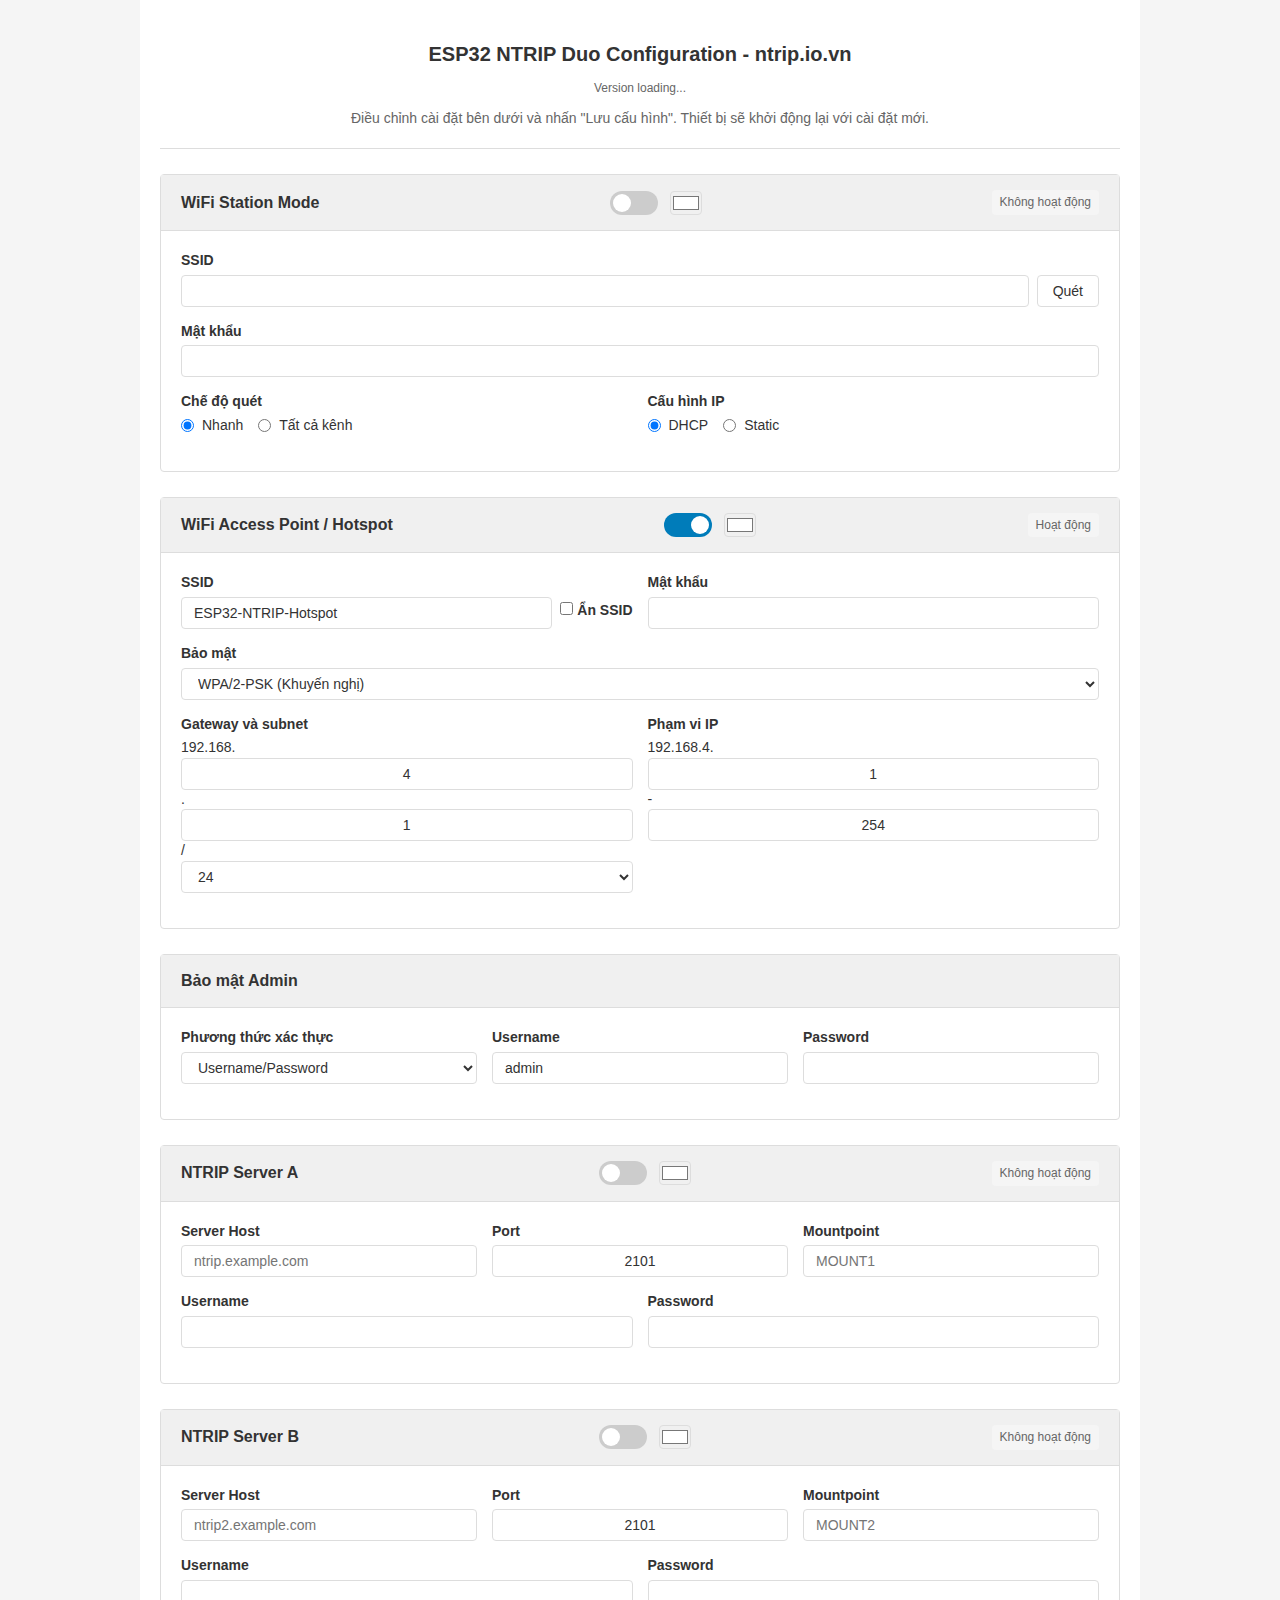
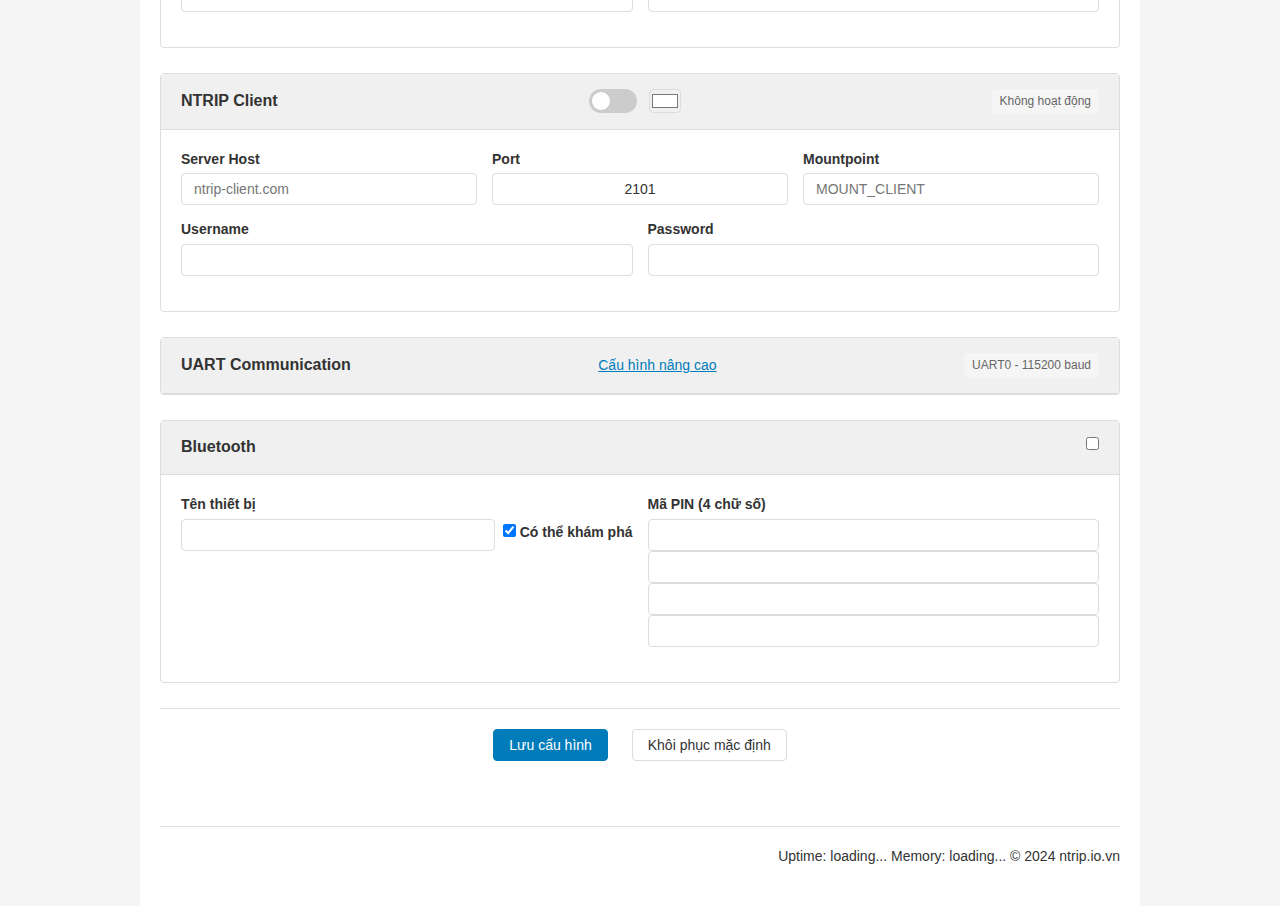
<file: www-1/index.html>
<!DOCTYPE html>
<html lang="vi">
<head>
    <meta charset="UTF-8">
    <meta name="viewport" content="width=device-width, initial-scale=1.0">
    <title>ESP32 NTRIP Duo Configuration</title>
    <link rel="stylesheet" href="styles.css">
    <link rel="icon" href="favicon.ico" type="image/x-icon">
    <link rel="manifest" href="manifest.json">
    <style>
        /* UART Toggle Fix */
        .section.advanced .section-content {
            display: none !important;
        }
        .section.advanced .section-content.show {
            display: block !important;
        }
        
        /* Progress Bar Styles */
        .progress-bar {
            width: 100%;
            height: 20px;
            background-color: #f0f0f0;
            border-radius: 10px;
            overflow: hidden;
            margin: 15px 0;
        }
        
        .progress-fill {
            height: 100%;
            background-color: #007cba;
            width: 0%;
            transition: width 0.3s ease;
            border-radius: 10px;
        }
        
        .modal-buttons {
            margin-top: 20px;
            text-align: center;
        }
        
        #check-status {
            text-align: center;
            font-weight: bold;
            color: #007cba;
        }
        
        /* Submit Section */
        .submit-section {
            margin: 20px 0;
            text-align: center;
            padding: 20px;
            border-top: 1px solid #ddd;
        }
        
        .submit-section button {
            margin: 0 10px;
        }
    </style>
</head>
<body>
    <div class="container">
        <header class="header">
            <h1>ESP32 NTRIP Duo Configuration - ntrip.io.vn</h1>
            <p class="version">Version <span id="project-version">loading...</span></p>
            <p class="description">Điều chỉnh cài đặt bên dưới và nhấn "Lưu cấu hình". Thiết bị sẽ khởi động lại với cài đặt mới.</p>
        </header>

        <main class="main">
            <form id="config-form" class="config-form" method="post" action="" novalidate>
                
                <!-- WiFi Station Section -->
                <section class="section">
                    <div class="section-header">
                        <h2>WiFi Station Mode</h2>
                        <div class="controls">
                            <div class="switch">
                                <input type="checkbox" id="wifi-sta-enable" name="w_sta_active" value="1">
                                <label for="wifi-sta-enable"></label>
                            </div>
                            <input type="color" name="w_sta_color" value="#ffffff" class="color-picker">
                        </div>
                        <div class="status" id="wifi-sta-status">Không hoạt động</div>
                    </div>
                    
                    <div class="section-content">
                        <div class="form-group">
                            <label for="wifi-ssid">SSID</label>
                            <div class="input-group">
                                <input type="text" id="wifi-ssid" name="w_sta_ssid" maxlength="32" required>
                                <button type="button" class="btn-secondary" id="wifi-scan">Quét</button>
                            </div>
                            <select id="wifi-networks" class="hidden">
                                <option value="">Chọn mạng...</option>
                            </select>
                        </div>
                        
                        <div class="form-group">
                            <label for="wifi-password">Mật khẩu</label>
                            <input type="password" id="wifi-password" name="w_sta_pass">
                        </div>
                        
                        <div class="form-row">
                            <div class="form-group">
                                <label>Chế độ quét</label>
                                <div class="radio-group">
                                    <label><input type="radio" name="w_sta_scan_mode" value="0" checked> Nhanh</label>
                                    <label><input type="radio" name="w_sta_scan_mode" value="1"> Tất cả kênh</label>
                                </div>
                            </div>
                            
                            <div class="form-group">
                                <label>Cấu hình IP</label>
                                <div class="radio-group">
                                    <label><input type="radio" name="w_sta_static" value="0" checked> DHCP</label>
                                    <label><input type="radio" name="w_sta_static" value="1"> Static</label>
                                </div>
                            </div>
                        </div>
                        
                        <div id="static-ip-config" class="hidden">
                            <div class="form-group">
                                <label>Địa chỉ IP</label>
                                <div class="ip-input">
                                    <input type="number" name="w_sta_ip" value="192" min="0" max="255">
                                    <span>.</span>
                                    <input type="number" name="w_sta_ip" value="168" min="0" max="255">
                                    <span>.</span>
                                    <input type="number" name="w_sta_ip" value="1" min="0" max="255">
                                    <span>.</span>
                                    <input type="number" name="w_sta_ip" value="100" min="0" max="255">
                                </div>
                            </div>
                            
                            <div class="form-group">
                                <label>Gateway</label>
                                <div class="ip-input">
                                    <input type="number" name="w_sta_gw" value="192" min="0" max="255">
                                    <span>.</span>
                                    <input type="number" name="w_sta_gw" value="168" min="0" max="255">
                                    <span>.</span>
                                    <input type="number" name="w_sta_gw" value="1" min="0" max="255">
                                    <span>.</span>
                                    <input type="number" name="w_sta_gw" value="1" min="0" max="255">
                                </div>
                            </div>
                            
                            <div class="form-group">
                                <label>DNS</label>
                                <div class="ip-input">
                                    <input type="number" name="w_sta_dns_a" value="8" min="0" max="255">
                                    <span>.</span>
                                    <input type="number" name="w_sta_dns_a" value="8" min="0" max="255">
                                    <span>.</span>
                                    <input type="number" name="w_sta_dns_a" value="8" min="0" max="255">
                                    <span>.</span>
                                    <input type="number" name="w_sta_dns_a" value="8" min="0" max="255">
                                </div>
                            </div>
                        </div>
                    </div>
                </section>

                <!-- WiFi Access Point Section -->
                <section class="section">
                    <div class="section-header">
                        <h2>WiFi Access Point / Hotspot</h2>
                        <div class="controls">
                            <div class="switch">
                                <input type="checkbox" id="wifi-ap-enable" name="w_ap_active" value="1" checked>
                                <label for="wifi-ap-enable"></label>
                            </div>
                            <input type="color" name="w_ap_color" value="#ffffff" class="color-picker">
                        </div>
                        <div class="status" id="wifi-ap-status">Hoạt động</div>
                    </div>
                    
                    <div class="section-content">
                        <div class="form-row">
                            <div class="form-group">
                                <label for="ap-ssid">SSID</label>
                                <div class="input-group">
                                    <input type="text" id="ap-ssid" name="w_ap_ssid" value="ESP32-NTRIP-Hotspot" maxlength="32">
                                    <label class="checkbox-inline">
                                        <input type="checkbox" name="w_ap_ssid_hid" value="1"> Ẩn SSID
                                    </label>
                                </div>
                            </div>
                            
                            <div class="form-group">
                                <label for="ap-password">Mật khẩu</label>
                                <input type="password" id="ap-password" name="w_ap_pass">
                            </div>
                        </div>
                        
                        <div class="form-row">
                            <div class="form-group">
                                <label>Bảo mật</label>
                                <select name="w_ap_auth_mode">
                                    <option value="0">Mở (Open)</option>
                                    <option value="1">WEP</option>
                                    <option value="2">WPA-PSK</option>
                                    <option value="3">WPA2-PSK</option>
                                    <option value="4" selected>WPA/2-PSK (Khuyến nghị)</option>
                                    <option value="5">WPA2 Enterprise</option>
                                </select>
                            </div>
                        </div>
                        
                        <div class="form-row">
                            <div class="form-group">
                                <label>Gateway và subnet</label>
                                <div class="ip-gateway-group">
                                    <div class="ip-input-detailed">
                                        <span class="ip-prefix">192.168.</span>
                                        <input type="hidden" name="w_ap_gw" value="192">
                                        <input type="hidden" name="w_ap_gw" value="168">
                                        <input type="number" name="w_ap_gw" value="4" maxlength="3" min="0" max="255" required class="ip-octet">
                                        <span class="ip-separator">.</span>
                                        <input type="number" name="w_ap_gw" value="1" maxlength="3" min="1" max="254" required class="ip-octet">
                                        <span class="ip-separator">/</span>
                                        <select name="w_ap_subnet" class="subnet-select" required>
                                            <option value="24" selected>24</option>
                                            <option value="25">25</option>
                                            <option value="26">26</option>
                                            <option value="27">27</option>
                                            <option value="28">28</option>
                                            <option value="29">29</option>
                                            <option value="30">30</option>
                                        </select>
                                    </div>
                                </div>
                            </div>
                            
                            <div class="form-group">
                                <label>Phạm vi IP</label>
                                <div class="ip-range-group">
                                    <span class="ip-prefix">192.168.4.</span>
                                    <input type="number" name="w_ap_ip_min" value="1" min="1" max="254" class="ip-octet">
                                    <span class="ip-separator">-</span>
                                    <input type="number" name="w_ap_ip_max" value="254" min="1" max="254" class="ip-octet">
                                </div>
                            </div>
                        </div>
                    </div>
                </section>

                <!-- Admin Security Section -->
                <section class="section">
                    <div class="section-header">
                        <h2>Bảo mật Admin</h2>
                    </div>
                    
                    <div class="section-content">
                        <div class="form-row">
                            <div class="form-group">
                                <label>Phương thức xác thực</label>
                                <select name="adm_auth">
                                    <option value="0">Mở (Open)</option>
                                    <option value="1">Chỉ thiết bị hotspot</option>
                                    <option value="2" selected>Username/Password</option>
                                </select>
                            </div>
                            
                            <div class="form-group">
                                <label for="admin-user">Username</label>
                                <input type="text" id="admin-user" name="adm_user" value="admin" maxlength="32">
                            </div>
                            
                            <div class="form-group">
                                <label for="admin-pass">Password</label>
                                <input type="password" id="admin-pass" name="adm_pass" maxlength="64">
                            </div>
                        </div>
                    </div>
                </section>

                <!-- NTRIP Server A Section -->
                <section class="section">
                    <div class="section-header">
                        <h2>NTRIP Server A</h2>
                        <div class="controls">
                            <div class="switch">
                                <input type="checkbox" id="ntrip-srv-enable" name="ntr_srv_active" value="1">
                                <label for="ntrip-srv-enable"></label>
                            </div>
                            <input type="color" name="ntr_srv_color" value="#ffffff" class="color-picker">
                        </div>
                        <div class="status" id="ntrip-srv-status">Không hoạt động</div>
                    </div>
                    
                    <div class="section-content">
                        <div class="form-row">
                            <div class="form-group">
                                <label for="srv-host">Server Host</label>
                                <input type="text" id="srv-host" name="ntr_srv_host" placeholder="ntrip.example.com" required>
                            </div>
                            
                            <div class="form-group">
                                <label for="srv-port">Port</label>
                                <input type="number" id="srv-port" name="ntr_srv_port" value="2101" min="1" max="65535" required>
                            </div>
                            
                            <div class="form-group">
                                <label for="srv-mountpoint">Mountpoint</label>
                                <input type="text" id="srv-mountpoint" name="ntr_srv_mp" placeholder="MOUNT1" maxlength="32" required>
                            </div>
                        </div>
                        
                        <div class="form-row">
                            <div class="form-group">
                                <label for="srv-user">Username</label>
                                <input type="text" id="srv-user" name="ntr_srv_user">
                            </div>
                            
                            <div class="form-group">
                                <label for="srv-pass">Password</label>
                                <input type="password" id="srv-pass" name="ntr_srv_pass">
                            </div>
                        </div>
                    </div>
                </section>

                <!-- NTRIP Server B Section -->
                <section class="section">
                    <div class="section-header">
                        <h2>NTRIP Server B</h2>
                        <div class="controls">
                            <div class="switch">
                                <input type="checkbox" id="ntrip-srv2-enable" name="ntr_srv2_active" value="1">
                                <label for="ntrip-srv2-enable"></label>
                            </div>
                            <input type="color" name="ntr_srv2_color" value="#ffffff" class="color-picker">
                        </div>
                        <div class="status" id="ntrip-srv2-status">Không hoạt động</div>
                    </div>
                    
                    <div class="section-content">
                        <div class="form-row">
                            <div class="form-group">
                                <label for="srv2-host">Server Host</label>
                                <input type="text" id="srv2-host" name="ntr_srv2_host" placeholder="ntrip2.example.com" required>
                            </div>
                            
                            <div class="form-group">
                                <label for="srv2-port">Port</label>
                                <input type="number" id="srv2-port" name="ntr_srv2_port" value="2101" min="1" max="65535" required>
                            </div>
                            
                            <div class="form-group">
                                <label for="srv2-mountpoint">Mountpoint</label>
                                <input type="text" id="srv2-mountpoint" name="ntr_srv2_mp" placeholder="MOUNT2" maxlength="32" required>
                            </div>
                        </div>
                        
                        <div class="form-row">
                            <div class="form-group">
                                <label for="srv2-user">Username</label>
                                <input type="text" id="srv2-user" name="ntr_srv2_user">
                            </div>
                            
                            <div class="form-group">
                                <label for="srv2-pass">Password</label>
                                <input type="password" id="srv2-pass" name="ntr_srv2_pass">
                            </div>
                        </div>
                    </div>
                </section>

                <!-- NTRIP Client Section -->
                <section class="section">
                    <div class="section-header">
                        <h2>NTRIP Client</h2>
                        <div class="controls">
                            <div class="switch">
                                <input type="checkbox" id="ntrip-cli-enable" name="ntr_cli_active" value="1">
                                <label for="ntrip-cli-enable"></label>
                            </div>
                            <input type="color" name="ntr_cli_color" value="#ffffff" class="color-picker">
                        </div>
                        <div class="status" id="ntrip-cli-status">Không hoạt động</div>
                    </div>
                    
                    <div class="section-content">
                        <div class="form-row">
                            <div class="form-group">
                                <label for="cli-host">Server Host</label>
                                <input type="text" id="cli-host" name="ntr_cli_host" placeholder="ntrip-client.com" required>
                            </div>
                            
                            <div class="form-group">
                                <label for="cli-port">Port</label>
                                <input type="number" id="cli-port" name="ntr_cli_port" value="2101" min="1" max="65535" required>
                            </div>
                            
                            <div class="form-group">
                                <label for="cli-mountpoint">Mountpoint</label>
                                <input type="text" id="cli-mountpoint" name="ntr_cli_mp" placeholder="MOUNT_CLIENT" maxlength="32" required>
                            </div>
                        </div>
                        
                        <div class="form-row">
                            <div class="form-group">
                                <label for="cli-user">Username</label>
                                <input type="text" id="cli-user" name="ntr_cli_user">
                            </div>
                            
                            <div class="form-group">
                                <label for="cli-pass">Password</label>
                                <input type="password" id="cli-pass" name="ntr_cli_pass">
                            </div>
                        </div>
                    </div>
                </section>

                <!-- UART Communication Section -->
                <section class="section advanced">
                    <div class="section-header">
                        <h2>UART Communication</h2>
                        <button type="button" class="btn-link" id="uart-toggle">Cấu hình nâng cao</button>
                        <div class="status" id="uart-status">UART0 - 115200 baud</div>
                    </div>
                    
                    <div class="section-content" id="uart-config">
                        <div class="form-row">
                            <div class="form-group">
                                <label>UART Controller</label>
                                <div class="radio-group">
                                    <label><input type="radio" name="uart_num" value="0" checked> UART 0</label>
                                    <label><input type="radio" name="uart_num" value="1"> UART 1</label>
                                    <label><input type="radio" name="uart_num" value="2"> UART 2</label>
                                </div>
                            </div>
                            
                            <div class="form-group">
                                <label for="uart-baud">Baud Rate</label>
                                <select id="uart-baud" name="uart_baud_rate">
                                    <option value="9600">9600</option>
                                    <option value="19200">19200</option>
                                    <option value="38400">38400</option>
                                    <option value="57600">57600</option>
                                    <option value="115200" selected>115200</option>
                                    <option value="230400">230400</option>
                                </select>
                            </div>
                        </div>
                        
                        <div class="form-row">
                            <div class="form-group">
                                <label for="uart-tx">TX Pin</label>
                                <input type="number" id="uart-tx" name="uart_tx_pin" value="1" min="0" max="39">
                            </div>
                            
                            <div class="form-group">
                                <label for="uart-rx">RX Pin</label>
                                <input type="number" id="uart-rx" name="uart_rx_pin" value="3" min="0" max="39">
                            </div>
                        </div>
                        
                        <div class="form-row">
                            <div class="form-group">
                                <label for="uart-data-bits">Data Bits</label>
                                <select id="uart-data-bits" name="uart_data_bits">
                                    <option value="0">5</option>
                                    <option value="1">6</option>
                                    <option value="2">7</option>
                                    <option value="3" selected>8</option>
                                </select>
                            </div>
                            
                            <div class="form-group">
                                <label for="uart-stop-bits">Stop Bits</label>
                                <select id="uart-stop-bits" name="uart_stop_bits">
                                    <option value="1" selected>1</option>
                                    <option value="2">1.5</option>
                                    <option value="3">2</option>
                                </select>
                            </div>
                            
                            <div class="form-group">
                                <label for="uart-parity">Parity</label>
                                <select id="uart-parity" name="uart_parity">
                                    <option value="0" selected>Disabled</option>
                                    <option value="2">Even</option>
                                    <option value="3">Odd</option>
                                </select>
                            </div>
                        </div>
                        
                        <div class="form-row">
                            <div class="form-group">
                                <label>Flow Control</label>
                                <div class="checkbox-group">
                                    <label class="checkbox-inline">
                                        <input type="checkbox" name="uart_fc_rts" value="1"> RTS
                                    </label>
                                    <label class="checkbox-inline">
                                        <input type="checkbox" name="uart_fc_cts" value="1"> CTS
                                    </label>
                                </div>
                            </div>
                            
                            <div class="form-group">
                                <label for="uart-rts-pin">RTS Pin</label>
                                <input type="number" id="uart-rts-pin" name="uart_rts_pin" value="22" min="0" max="39">
                            </div>
                            
                            <div class="form-group">
                                <label for="uart-cts-pin">CTS Pin</label>
                                <input type="number" id="uart-cts-pin" name="uart_cts_pin" value="19" min="0" max="39">
                            </div>
                        </div>
                        
                        <div class="form-row">
                            <div class="form-group">
                                <label class="checkbox-inline">
                                    <input type="checkbox" name="uart_log_fwd" value="1"> Log Forward (Print)
                                </label>
                                <small class="help-text">Chuyển tiếp log messages đến UART chính cho debug</small>
                            </div>
                        </div>
                    </div>
                </section>

                <!-- Submit Section -->
                <!-- Bluetooth Section -->
                <section class="section">
                    <div class="section-header">
                        <h2>Bluetooth</h2>
                        <div class="controls">
                            <label class="toggle">
                                <input type="checkbox" name="bt_active" value="1" id="bluetooth-toggle">
                                <span class="slider"></span>
                            </label>
                        </div>
                    </div>
                    <div class="section-content" id="bluetooth-config">
                        <div class="form-row">
                            <div class="form-group">
                                <label for="bt-device-name">Tên thiết bị</label>
                                <div class="input-group">
                                    <input type="text" id="bt-device-name" name="bt_dev_name" maxlength="32" required>
                                    <label class="checkbox-inline">
                                        <input type="checkbox" name="bt_dev_vis" value="1" checked> Có thể khám phá
                                    </label>
                                </div>
                            </div>
                            <div class="form-group">
                                <label for="bt-pin">Mã PIN (4 chữ số)</label>
                                <div class="pin-input">
                                    <input type="number" name="bt_pin_code" class="pin-digit" maxlength="1" min="0" max="9" pattern="[0-9]" oninput="autoTab(this)" required>
                                    <input type="number" name="bt_pin_code" class="pin-digit" maxlength="1" min="0" max="9" pattern="[0-9]" oninput="autoTab(this)" required>
                                    <input type="number" name="bt_pin_code" class="pin-digit" maxlength="1" min="0" max="9" pattern="[0-9]" oninput="autoTab(this)" required>
                                    <input type="number" name="bt_pin_code" class="pin-digit" maxlength="1" min="0" max="9" pattern="[0-9]" oninput="autoTab(this)" required>
                                </div>
                            </div>
                        </div>
                    </div>
                </section>

                <div class="submit-section">
                    <button type="submit" class="btn-primary">Lưu cấu hình</button>
                    <button type="button" class="btn-secondary" id="reset-config">Khôi phục mặc định</button>
                </div>

            </form>
        </main>

        <footer class="footer">
            <div class="actions">
                <!-- Buttons moved inside form -->
            </div>
            
            <div class="info">
                <span>Uptime: <span id="uptime">loading...</span></span>
                <span>Memory: <span id="memory">loading...</span></span>
                <span>&copy; 2024 ntrip.io.vn</span>
            </div>
        </footer>
    </div>

    <!-- Restarting Modal (compatible with original) -->
    <div id="restarting-modal" class="modal hidden">
        <div class="modal-content">
            <h3>Đang khởi động lại...</h3>
            <p>ESP32 đã được khởi động lại để áp dụng cấu hình mới.</p>
            <p>Vui lòng đợi một vài giây, trang sẽ tự động tải lại.</p>
            <p>Nếu bạn đã thay đổi cài đặt WiFi, có thể cần kiểm tra kết nối WiFi hoặc đọc địa chỉ IP mới từ serial terminal.</p>
            <div class="loading-spinner"></div>
        </div>
    </div>

    <!-- Device Check Modal -->
    <div id="device-check-modal" class="modal hidden">
        <div class="modal-content">
            <h3>Kiểm tra thiết bị</h3>
            <p>Đang kiểm tra xem thiết bị đã khởi động lại chưa...</p>
            <div class="progress-bar">
                <div class="progress-fill" id="check-progress"></div>
            </div>
            <p id="check-status">Thời gian còn lại: <span id="countdown">10</span>s</p>
            <div class="modal-buttons">
                <button id="manual-reload" class="btn-primary">Tải lại trang ngay</button>
            </div>
        </div>
    </div>

    <script src="app.js"></script>
    <script src="uart-fix.js"></script>
    <script src="form-fix.js"></script>
    <script>if('serviceWorker' in navigator){navigator.serviceWorker.register('/sw.js')}</script>
</body>
</html>
</file>
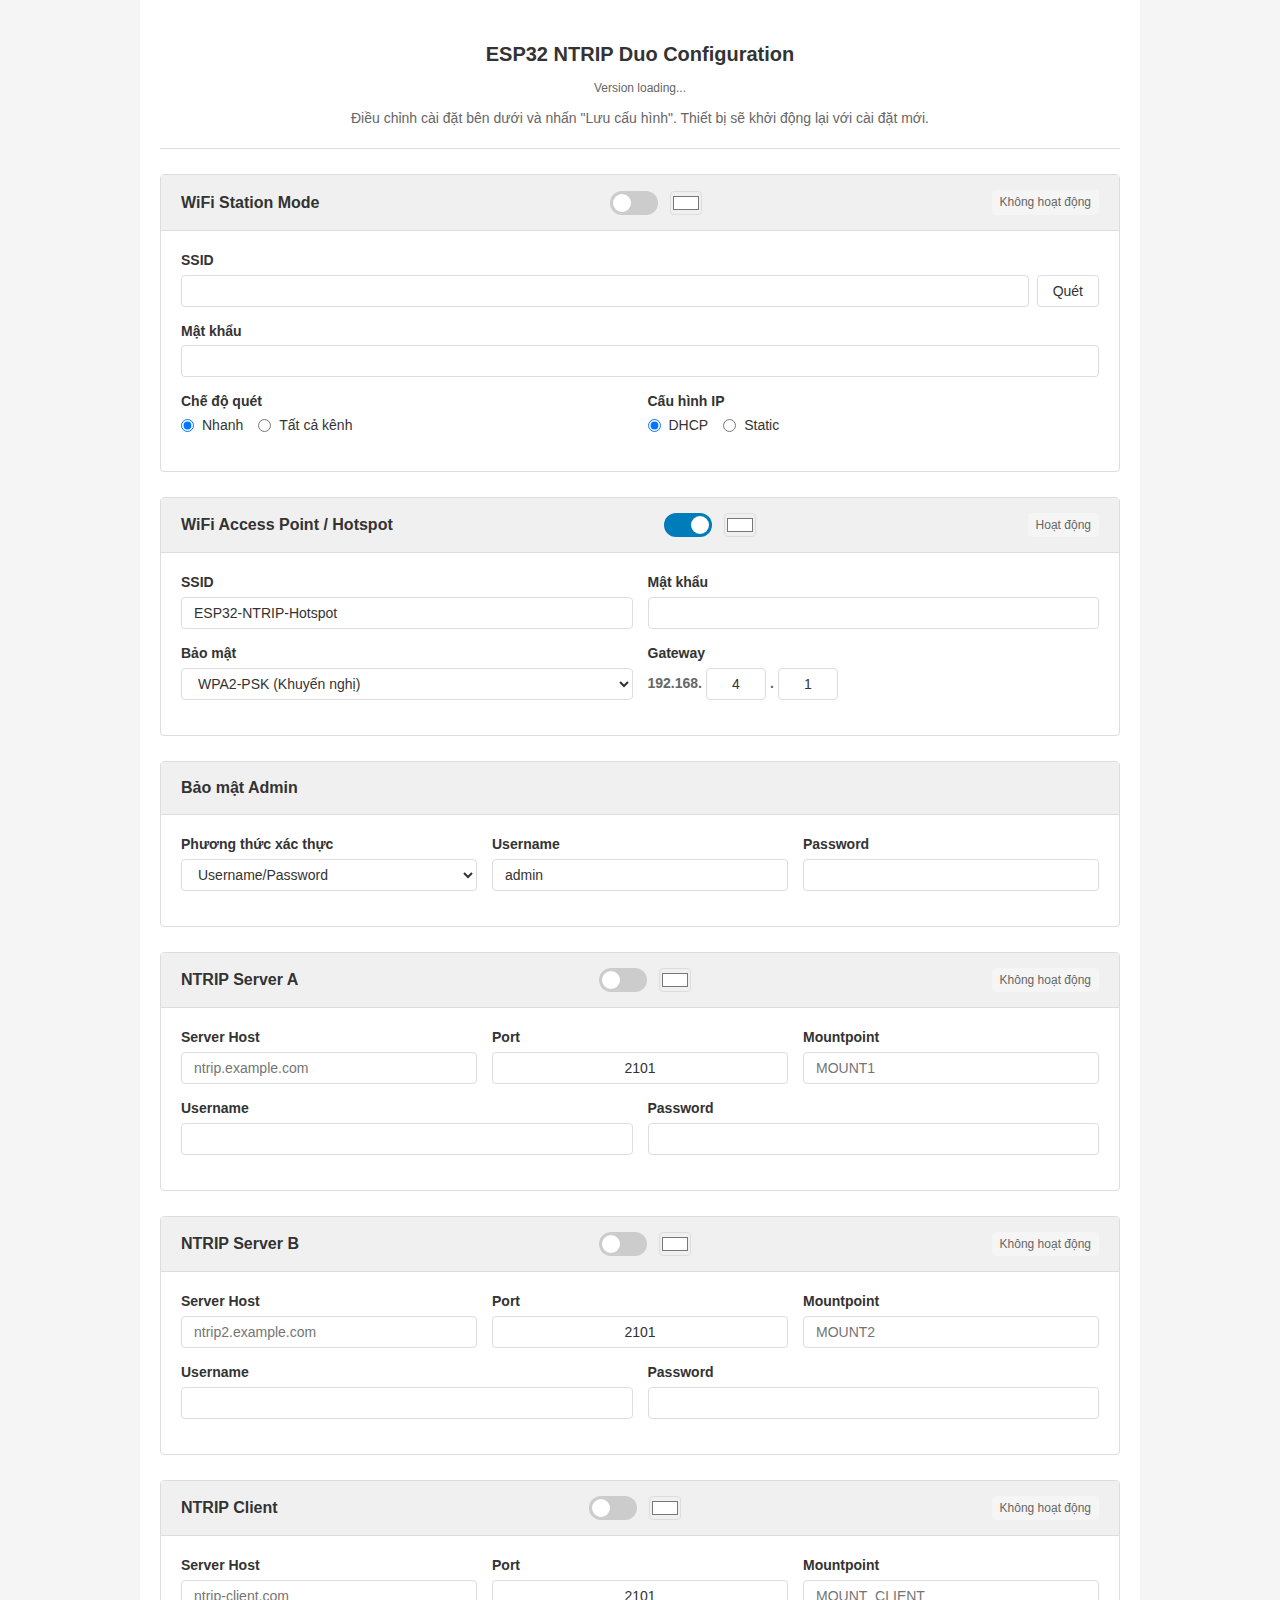
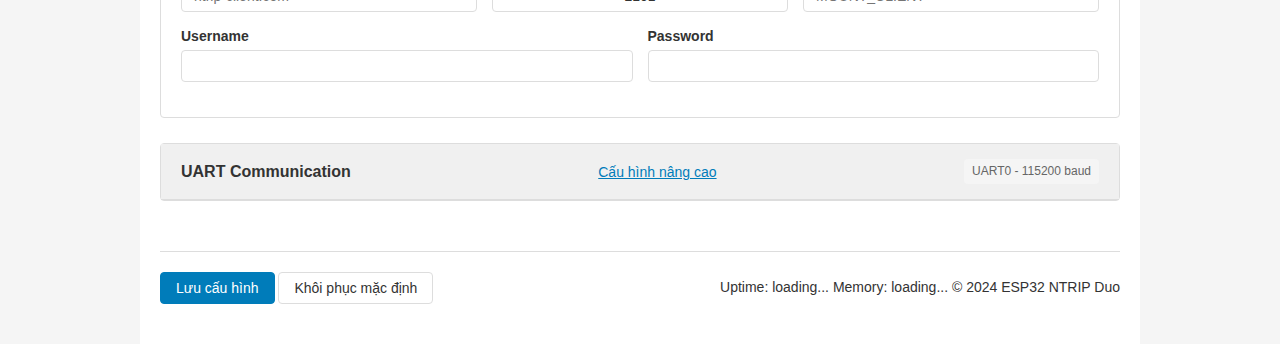
<file: www-1/index-optimized.html>
<!DOCTYPE html>
<html lang="vi">
<head>
    <meta charset="UTF-8">
    <meta name="viewport" content="width=device-width, initial-scale=1.0">
    <title>ESP32 NTRIP Duo Configuration</title>
    <link rel="stylesheet" href="styles.css">
    <link rel="icon" href="favicon.ico" type="image/x-icon">
</head>
<body>
    <div class="container">
        <header class="header">
            <h1>ESP32 NTRIP Duo Configuration</h1>
            <p class="version">Version <span id="project-version">loading...</span></p>
            <p class="description">Điều chỉnh cài đặt bên dưới và nhấn "Lưu cấu hình". Thiết bị sẽ khởi động lại với cài đặt mới.</p>
        </header>

        <main class="main">
            <form id="config-form" class="config-form" novalidate>
                
                <!-- WiFi Station Section -->
                <section class="section">
                    <div class="section-header">
                        <h2>WiFi Station Mode</h2>
                        <div class="controls">
                            <div class="switch">
                                <input type="checkbox" id="wifi-sta-enable" name="w_sta_active" value="1">
                                <label for="wifi-sta-enable"></label>
                            </div>
                            <input type="color" name="w_sta_color" value="#ffffff" class="color-picker">
                        </div>
                        <div class="status" id="wifi-sta-status">Không hoạt động</div>
                    </div>
                    
                    <div class="section-content">
                        <div class="form-group">
                            <label for="wifi-ssid">SSID</label>
                            <div class="input-group">
                                <input type="text" id="wifi-ssid" name="w_sta_ssid" maxlength="32" required>
                                <button type="button" class="btn-secondary" id="wifi-scan">Quét</button>
                            </div>
                            <select id="wifi-networks" class="hidden">
                                <option value="">Chọn mạng...</option>
                            </select>
                        </div>
                        
                        <div class="form-group">
                            <label for="wifi-password">Mật khẩu</label>
                            <input type="password" id="wifi-password" name="w_sta_pass">
                        </div>
                        
                        <div class="form-row">
                            <div class="form-group">
                                <label>Chế độ quét</label>
                                <div class="radio-group">
                                    <label><input type="radio" name="w_sta_scan_mode" value="0" checked> Nhanh</label>
                                    <label><input type="radio" name="w_sta_scan_mode" value="1"> Tất cả kênh</label>
                                </div>
                            </div>
                            
                            <div class="form-group">
                                <label>Cấu hình IP</label>
                                <div class="radio-group">
                                    <label><input type="radio" name="w_sta_static" value="0" checked> DHCP</label>
                                    <label><input type="radio" name="w_sta_static" value="1"> Static</label>
                                </div>
                            </div>
                        </div>
                        
                        <div id="static-ip-config" class="hidden">
                            <div class="form-group">
                                <label>Địa chỉ IP</label>
                                <div class="ip-input">
                                    <input type="number" name="w_sta_ip" value="192" min="0" max="255">
                                    <span>.</span>
                                    <input type="number" name="w_sta_ip" value="168" min="0" max="255">
                                    <span>.</span>
                                    <input type="number" name="w_sta_ip" value="1" min="0" max="255">
                                    <span>.</span>
                                    <input type="number" name="w_sta_ip" value="100" min="0" max="255">
                                </div>
                            </div>
                            
                            <div class="form-group">
                                <label>Gateway</label>
                                <div class="ip-input">
                                    <input type="number" name="w_sta_gw" value="192" min="0" max="255">
                                    <span>.</span>
                                    <input type="number" name="w_sta_gw" value="168" min="0" max="255">
                                    <span>.</span>
                                    <input type="number" name="w_sta_gw" value="1" min="0" max="255">
                                    <span>.</span>
                                    <input type="number" name="w_sta_gw" value="1" min="0" max="255">
                                </div>
                            </div>
                            
                            <div class="form-group">
                                <label>DNS</label>
                                <div class="ip-input">
                                    <input type="number" name="w_sta_dns_a" value="8" min="0" max="255">
                                    <span>.</span>
                                    <input type="number" name="w_sta_dns_a" value="8" min="0" max="255">
                                    <span>.</span>
                                    <input type="number" name="w_sta_dns_a" value="8" min="0" max="255">
                                    <span>.</span>
                                    <input type="number" name="w_sta_dns_a" value="8" min="0" max="255">
                                </div>
                            </div>
                        </div>
                    </div>
                </section>

                <!-- WiFi Access Point Section -->
                <section class="section">
                    <div class="section-header">
                        <h2>WiFi Access Point / Hotspot</h2>
                        <div class="controls">
                            <div class="switch">
                                <input type="checkbox" id="wifi-ap-enable" name="w_ap_active" value="1" checked>
                                <label for="wifi-ap-enable"></label>
                            </div>
                            <input type="color" name="w_ap_color" value="#ffffff" class="color-picker">
                        </div>
                        <div class="status" id="wifi-ap-status">Hoạt động</div>
                    </div>
                    
                    <div class="section-content">
                        <div class="form-row">
                            <div class="form-group">
                                <label for="ap-ssid">SSID</label>
                                <input type="text" id="ap-ssid" name="w_ap_ssid" value="ESP32-NTRIP-Hotspot" maxlength="32">
                            </div>
                            
                            <div class="form-group">
                                <label for="ap-password">Mật khẩu</label>
                                <input type="password" id="ap-password" name="w_ap_pass">
                            </div>
                        </div>
                        
                        <div class="form-row">
                            <div class="form-group">
                                <label>Bảo mật</label>
                                <select name="w_ap_auth_mode">
                                    <option value="0">Mở (Open)</option>
                                    <option value="4" selected>WPA2-PSK (Khuyến nghị)</option>
                                </select>
                            </div>
                            
                            <div class="form-group">
                                <label>Gateway</label>
                                <div class="ip-input">
                                    <span>192.168.</span>
                                    <input type="number" name="w_ap_gw" value="4" min="0" max="255">
                                    <span>.</span>
                                    <input type="number" name="w_ap_gw" value="1" min="1" max="254">
                                </div>
                            </div>
                        </div>
                    </div>
                </section>

                <!-- Admin Security Section -->
                <section class="section">
                    <div class="section-header">
                        <h2>Bảo mật Admin</h2>
                    </div>
                    
                    <div class="section-content">
                        <div class="form-row">
                            <div class="form-group">
                                <label>Phương thức xác thực</label>
                                <select name="adm_auth">
                                    <option value="0">Mở (Open)</option>
                                    <option value="1">Chỉ thiết bị hotspot</option>
                                    <option value="2" selected>Username/Password</option>
                                </select>
                            </div>
                            
                            <div class="form-group">
                                <label for="admin-user">Username</label>
                                <input type="text" id="admin-user" name="adm_user" value="admin" maxlength="32">
                            </div>
                            
                            <div class="form-group">
                                <label for="admin-pass">Password</label>
                                <input type="password" id="admin-pass" name="adm_pass" maxlength="64">
                            </div>
                        </div>
                    </div>
                </section>

                <!-- NTRIP Server A Section -->
                <section class="section">
                    <div class="section-header">
                        <h2>NTRIP Server A</h2>
                        <div class="controls">
                            <div class="switch">
                                <input type="checkbox" id="ntrip-srv-enable" name="ntr_srv_active" value="1">
                                <label for="ntrip-srv-enable"></label>
                            </div>
                            <input type="color" name="ntr_srv_color" value="#ffffff" class="color-picker">
                        </div>
                        <div class="status" id="ntrip-srv-status">Không hoạt động</div>
                    </div>
                    
                    <div class="section-content">
                        <div class="form-row">
                            <div class="form-group">
                                <label for="srv-host">Server Host</label>
                                <input type="text" id="srv-host" name="ntr_srv_host" placeholder="ntrip.example.com" required>
                            </div>
                            
                            <div class="form-group">
                                <label for="srv-port">Port</label>
                                <input type="number" id="srv-port" name="ntr_srv_port" value="2101" min="1" max="65535" required>
                            </div>
                            
                            <div class="form-group">
                                <label for="srv-mountpoint">Mountpoint</label>
                                <input type="text" id="srv-mountpoint" name="ntr_srv_mp" placeholder="MOUNT1" maxlength="32" required>
                            </div>
                        </div>
                        
                        <div class="form-row">
                            <div class="form-group">
                                <label for="srv-user">Username</label>
                                <input type="text" id="srv-user" name="ntr_srv_user">
                            </div>
                            
                            <div class="form-group">
                                <label for="srv-pass">Password</label>
                                <input type="password" id="srv-pass" name="ntr_srv_pass">
                            </div>
                        </div>
                    </div>
                </section>

                <!-- NTRIP Server B Section -->
                <section class="section">
                    <div class="section-header">
                        <h2>NTRIP Server B</h2>
                        <div class="controls">
                            <div class="switch">
                                <input type="checkbox" id="ntrip-srv2-enable" name="ntr_srv2_active" value="1">
                                <label for="ntrip-srv2-enable"></label>
                            </div>
                            <input type="color" name="ntr_srv2_color" value="#ffffff" class="color-picker">
                        </div>
                        <div class="status" id="ntrip-srv2-status">Không hoạt động</div>
                    </div>
                    
                    <div class="section-content">
                        <div class="form-row">
                            <div class="form-group">
                                <label for="srv2-host">Server Host</label>
                                <input type="text" id="srv2-host" name="ntr_srv2_host" placeholder="ntrip2.example.com" required>
                            </div>
                            
                            <div class="form-group">
                                <label for="srv2-port">Port</label>
                                <input type="number" id="srv2-port" name="ntr_srv2_port" value="2101" min="1" max="65535" required>
                            </div>
                            
                            <div class="form-group">
                                <label for="srv2-mountpoint">Mountpoint</label>
                                <input type="text" id="srv2-mountpoint" name="ntr_srv2_mp" placeholder="MOUNT2" maxlength="32" required>
                            </div>
                        </div>
                        
                        <div class="form-row">
                            <div class="form-group">
                                <label for="srv2-user">Username</label>
                                <input type="text" id="srv2-user" name="ntr_srv2_user">
                            </div>
                            
                            <div class="form-group">
                                <label for="srv2-pass">Password</label>
                                <input type="password" id="srv2-pass" name="ntr_srv2_pass">
                            </div>
                        </div>
                    </div>
                </section>

                <!-- NTRIP Client Section -->
                <section class="section">
                    <div class="section-header">
                        <h2>NTRIP Client</h2>
                        <div class="controls">
                            <div class="switch">
                                <input type="checkbox" id="ntrip-cli-enable" name="ntr_cli_active" value="1">
                                <label for="ntrip-cli-enable"></label>
                            </div>
                            <input type="color" name="ntr_cli_color" value="#ffffff" class="color-picker">
                        </div>
                        <div class="status" id="ntrip-cli-status">Không hoạt động</div>
                    </div>
                    
                    <div class="section-content">
                        <div class="form-row">
                            <div class="form-group">
                                <label for="cli-host">Server Host</label>
                                <input type="text" id="cli-host" name="ntr_cli_host" placeholder="ntrip-client.com" required>
                            </div>
                            
                            <div class="form-group">
                                <label for="cli-port">Port</label>
                                <input type="number" id="cli-port" name="ntr_cli_port" value="2101" min="1" max="65535" required>
                            </div>
                            
                            <div class="form-group">
                                <label for="cli-mountpoint">Mountpoint</label>
                                <input type="text" id="cli-mountpoint" name="ntr_cli_mp" placeholder="MOUNT_CLIENT" maxlength="32" required>
                            </div>
                        </div>
                        
                        <div class="form-row">
                            <div class="form-group">
                                <label for="cli-user">Username</label>
                                <input type="text" id="cli-user" name="ntr_cli_user">
                            </div>
                            
                            <div class="form-group">
                                <label for="cli-pass">Password</label>
                                <input type="password" id="cli-pass" name="ntr_cli_pass">
                            </div>
                        </div>
                    </div>
                </section>

                <!-- UART Communication Section -->
                <section class="section advanced">
                    <div class="section-header">
                        <h2>UART Communication</h2>
                        <button type="button" class="btn-link" id="uart-toggle">Cấu hình nâng cao</button>
                        <div class="status" id="uart-status">UART0 - 115200 baud</div>
                    </div>
                    
                    <div class="section-content hidden" id="uart-config">
                        <div class="form-row">
                            <div class="form-group">
                                <label>UART Controller</label>
                                <div class="radio-group">
                                    <label><input type="radio" name="uart_num" value="0" checked> UART 0</label>
                                    <label><input type="radio" name="uart_num" value="1"> UART 1</label>
                                    <label><input type="radio" name="uart_num" value="2"> UART 2</label>
                                </div>
                            </div>
                            
                            <div class="form-group">
                                <label for="uart-baud">Baud Rate</label>
                                <select id="uart-baud" name="uart_baud_rate">
                                    <option value="9600">9600</option>
                                    <option value="19200">19200</option>
                                    <option value="38400">38400</option>
                                    <option value="57600">57600</option>
                                    <option value="115200" selected>115200</option>
                                    <option value="230400">230400</option>
                                </select>
                            </div>
                        </div>
                        
                        <div class="form-row">
                            <div class="form-group">
                                <label for="uart-tx">TX Pin</label>
                                <input type="number" id="uart-tx" name="uart_tx_pin" value="1" min="0" max="39">
                            </div>
                            
                            <div class="form-group">
                                <label for="uart-rx">RX Pin</label>
                                <input type="number" id="uart-rx" name="uart_rx_pin" value="3" min="0" max="39">
                            </div>
                        </div>
                    </div>
                </section>

            </form>
        </main>

        <footer class="footer">
            <div class="actions">
                <button type="submit" form="config-form" class="btn-primary">Lưu cấu hình</button>
                <button type="button" class="btn-secondary" id="reset-config">Khôi phục mặc định</button>
            </div>
            
            <div class="info">
                <span>Uptime: <span id="uptime">loading...</span></span>
                <span>Memory: <span id="memory">loading...</span></span>
                <span>&copy; 2024 ESP32 NTRIP Duo</span>
            </div>
        </footer>
    </div>

    <!-- Loading Modal -->
    <div id="loading-modal" class="modal hidden">
        <div class="modal-content">
            <h3>Đang khởi động lại...</h3>
            <p>ESP32 đang khởi động lại với cấu hình mới.</p>
            <p>Vui lòng đợi một vài giây, trang sẽ tự động tải lại.</p>
            <div class="loading-spinner"></div>
        </div>
    </div>

    <script src="app.js"></script>
</body>
</html>
</file>
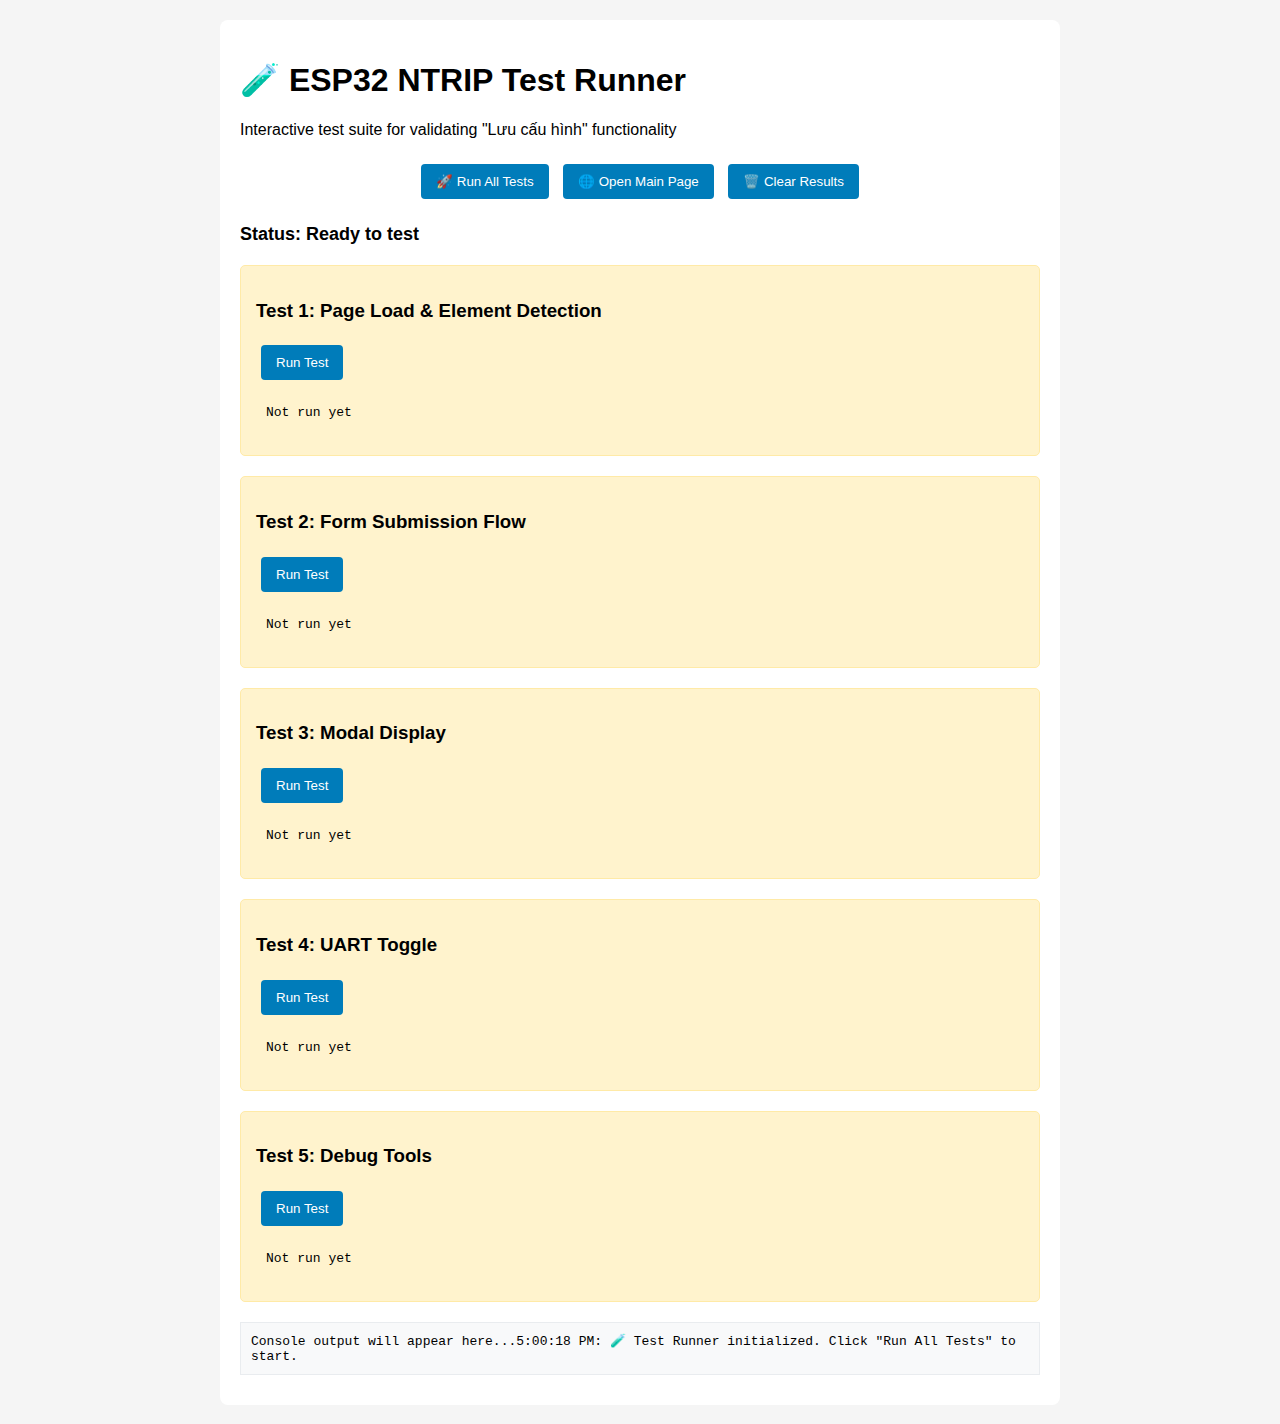
<file: www-1/test-runner.html>
<!DOCTYPE html>
<html lang="vi">
<head>
    <meta charset="UTF-8">
    <meta name="viewport" content="width=device-width, initial-scale=1.0">
    <title>ESP32 NTRIP Test Runner</title>
    <style>
        body { font-family: Arial, sans-serif; margin: 20px; background: #f5f5f5; }
        .container { max-width: 800px; margin: 0 auto; background: white; padding: 20px; border-radius: 8px; }
        .test-section { margin: 20px 0; padding: 15px; border: 1px solid #ddd; border-radius: 5px; }
        .test-pass { background: #d4edda; border-color: #c3e6cb; }
        .test-fail { background: #f8d7da; border-color: #f5c6cb; }
        .test-pending { background: #fff3cd; border-color: #ffeaa7; }
        button { padding: 10px 15px; margin: 5px; background: #007cba; color: white; border: none; border-radius: 4px; cursor: pointer; }
        button:hover { background: #006da3; }
        button:disabled { background: #ccc; cursor: not-allowed; }
        .result { margin: 10px 0; padding: 10px; border-radius: 4px; font-family: monospace; }
        .log { background: #f8f9fa; border: 1px solid #e9ecef; padding: 10px; margin: 10px 0; white-space: pre-wrap; font-family: monospace; max-height: 200px; overflow-y: auto; }
        .controls { text-align: center; margin: 20px 0; }
        .status { font-weight: bold; font-size: 18px; }
    </style>
</head>
<body>
    <div class="container">
        <h1>🧪 ESP32 NTRIP Test Runner</h1>
        <p>Interactive test suite for validating "Lưu cấu hình" functionality</p>
        
        <div class="controls">
            <button onclick="runAllTests()">🚀 Run All Tests</button>
            <button onclick="openMainPage()">🌐 Open Main Page</button>
            <button onclick="clearResults()">🗑️ Clear Results</button>
        </div>
        
        <div class="status" id="overall-status">Status: Ready to test</div>
        
        <div class="test-section test-pending" id="test-1">
            <h3>Test 1: Page Load & Element Detection</h3>
            <button onclick="runTest1()">Run Test</button>
            <div class="result" id="result-1">Not run yet</div>
        </div>
        
        <div class="test-section test-pending" id="test-2">
            <h3>Test 2: Form Submission Flow</h3>
            <button onclick="runTest2()">Run Test</button>
            <div class="result" id="result-2">Not run yet</div>
        </div>
        
        <div class="test-section test-pending" id="test-3">
            <h3>Test 3: Modal Display</h3>
            <button onclick="runTest3()">Run Test</button>
            <div class="result" id="result-3">Not run yet</div>
        </div>
        
        <div class="test-section test-pending" id="test-4">
            <h3>Test 4: UART Toggle</h3>
            <button onclick="runTest4()">Run Test</button>
            <div class="result" id="result-4">Not run yet</div>
        </div>
        
        <div class="test-section test-pending" id="test-5">
            <h3>Test 5: Debug Tools</h3>
            <button onclick="runTest5()">Run Test</button>
            <div class="result" id="result-5">Not run yet</div>
        </div>
        
        <div class="log" id="console-log">Console output will appear here...</div>
    </div>

    <script>
        let testResults = { passed: 0, failed: 0, total: 5 };
        let mainWindow = null;
        
        function log(message) {
            const logElement = document.getElementById('console-log');
            logElement.textContent += new Date().toLocaleTimeString() + ': ' + message + '\n';
            logElement.scrollTop = logElement.scrollHeight;
        }
        
        function setTestResult(testNum, passed, message) {
            const testElement = document.getElementById(`test-${testNum}`);
            const resultElement = document.getElementById(`result-${testNum}`);
            
            testElement.className = `test-section ${passed ? 'test-pass' : 'test-fail'}`;
            resultElement.textContent = message;
            
            if (passed) {
                testResults.passed++;
                log(`✅ Test ${testNum}: PASS - ${message}`);
            } else {
                testResults.failed++;
                log(`❌ Test ${testNum}: FAIL - ${message}`);
            }
            
            updateOverallStatus();
        }
        
        function updateOverallStatus() {
            const completed = testResults.passed + testResults.failed;
            const statusElement = document.getElementById('overall-status');
            
            if (completed === 0) {
                statusElement.textContent = 'Status: Ready to test';
                statusElement.style.color = '#333';
            } else if (completed < testResults.total) {
                statusElement.textContent = `Status: Running tests... (${completed}/${testResults.total})`;
                statusElement.style.color = '#007cba';
            } else {
                const rate = (testResults.passed / testResults.total * 100).toFixed(1);
                if (testResults.failed === 0) {
                    statusElement.textContent = `Status: ALL TESTS PASSED! 🎉 (${rate}%)`;
                    statusElement.style.color = '#28a745';
                } else {
                    statusElement.textContent = `Status: ${testResults.failed} tests failed (${rate}% pass rate)`;
                    statusElement.style.color = '#dc3545';
                }
            }
        }
        
        function openMainPage() {
            if (mainWindow && !mainWindow.closed) {
                mainWindow.focus();
            } else {
                mainWindow = window.open('index.html', 'mainPage', 'width=1200,height=800');
                log('Main page opened in new window');
            }
        }
        
        function runTest1() {
            log('Running Test 1: Page Load & Element Detection');
            
            if (!mainWindow || mainWindow.closed) {
                setTestResult(1, false, 'Main page not opened. Click "Open Main Page" first.');
                return;
            }
            
            try {
                const mainDoc = mainWindow.document;
                const form = mainDoc.getElementById('config-form');
                const submitButton = mainDoc.querySelector('button[type="submit"]');
                const uartToggle = mainDoc.querySelector('#uart-toggle');
                
                const checks = [
                    { name: 'Form found', result: !!form },
                    { name: 'Submit button found', result: !!submitButton },
                    { name: 'Submit in form', result: form && submitButton ? form.contains(submitButton) : false },
                    { name: 'UART toggle found', result: !!uartToggle }
                ];
                
                const allPassed = checks.every(check => check.result);
                const details = checks.map(c => `${c.name}: ${c.result ? '✅' : '❌'}`).join(', ');
                
                setTestResult(1, allPassed, details);
            } catch (error) {
                setTestResult(1, false, `Error: ${error.message}`);
            }
        }
        
        function runTest2() {
            log('Running Test 2: Form Submission Flow');
            
            if (!mainWindow || mainWindow.closed) {
                setTestResult(2, false, 'Main page not opened. Click "Open Main Page" first.');
                return;
            }
            
            try {
                const mainDoc = mainWindow.document;
                const form = mainDoc.getElementById('config-form');
                const submitButton = mainDoc.querySelector('button[type="submit"]');
                
                if (!form || !submitButton) {
                    setTestResult(2, false, 'Form or submit button not found');
                    return;
                }
                
                // Monitor console for logs
                let eventFired = false;
                const originalLog = mainWindow.console.log;
                mainWindow.console.log = function(...args) {
                    originalLog.apply(this, args);
                    const message = args.join(' ');
                    if (message.includes('Form submit event triggered')) {
                        eventFired = true;
                    }
                };
                
                // Trigger submit
                submitButton.click();
                
                setTimeout(() => {
                    mainWindow.console.log = originalLog;
                    setTestResult(2, eventFired, eventFired ? 'Form submit event detected' : 'No form submit event detected');
                }, 1000);
                
            } catch (error) {
                setTestResult(2, false, `Error: ${error.message}`);
            }
        }
        
        function runTest3() {
            log('Running Test 3: Modal Display');
            
            if (!mainWindow || mainWindow.closed) {
                setTestResult(3, false, 'Main page not opened. Click "Open Main Page" first.');
                return;
            }
            
            try {
                const mainDoc = mainWindow.document;
                const modal = mainDoc.getElementById('restarting-modal');
                
                if (!modal) {
                    setTestResult(3, false, 'Restarting modal not found');
                    return;
                }
                
                // Test modal show/hide
                const wasHidden = modal.classList.contains('hidden');
                modal.classList.remove('hidden');
                const isShowing = !modal.classList.contains('hidden');
                
                setTimeout(() => {
                    modal.classList.add('hidden');
                    const isHiddenAgain = modal.classList.contains('hidden');
                    
                    const passed = wasHidden && isShowing && isHiddenAgain;
                    setTestResult(3, passed, passed ? 'Modal show/hide works correctly' : 'Modal show/hide failed');
                }, 1000);
                
            } catch (error) {
                setTestResult(3, false, `Error: ${error.message}`);
            }
        }
        
        function runTest4() {
            log('Running Test 4: UART Toggle');
            
            if (!mainWindow || mainWindow.closed) {
                setTestResult(4, false, 'Main page not opened. Click "Open Main Page" first.');
                return;
            }
            
            try {
                const mainDoc = mainWindow.document;
                const uartToggle = mainDoc.querySelector('#uart-toggle');
                const uartConfig = mainDoc.querySelector('#uart-config');
                
                if (!uartToggle || !uartConfig) {
                    setTestResult(4, false, 'UART elements not found');
                    return;
                }
                
                const initialState = uartConfig.classList.contains('show');
                uartToggle.click();
                
                setTimeout(() => {
                    const newState = uartConfig.classList.contains('show');
                    const toggled = initialState !== newState;
                    setTestResult(4, toggled, toggled ? 'UART toggle works correctly' : 'UART toggle failed');
                }, 500);
                
            } catch (error) {
                setTestResult(4, false, `Error: ${error.message}`);
            }
        }
        
        function runTest5() {
            log('Running Test 5: Debug Tools');
            
            if (!mainWindow || mainWindow.closed) {
                setTestResult(5, false, 'Main page not opened. Click "Open Main Page" first.');
                return;
            }
            
            try {
                const checks = [
                    { name: 'testFormSubmit function', result: typeof mainWindow.testFormSubmit === 'function' },
                    { name: 'runFormTest function', result: typeof mainWindow.runFormTest === 'function' },
                    { name: 'runModalTest function', result: typeof mainWindow.runModalTest === 'function' }
                ];
                
                const allPassed = checks.every(check => check.result);
                const details = checks.map(c => `${c.name}: ${c.result ? '✅' : '❌'}`).join(', ');
                
                setTestResult(5, allPassed, details);
                
            } catch (error) {
                setTestResult(5, false, `Error: ${error.message}`);
            }
        }
        
        function runAllTests() {
            log('🚀 Starting comprehensive test suite...');
            clearResults();
            
            if (!mainWindow || mainWindow.closed) {
                openMainPage();
                setTimeout(() => {
                    runTest1();
                    setTimeout(() => runTest2(), 1000);
                    setTimeout(() => runTest3(), 2000);
                    setTimeout(() => runTest4(), 3000);
                    setTimeout(() => runTest5(), 4000);
                }, 2000);
            } else {
                runTest1();
                setTimeout(() => runTest2(), 1000);
                setTimeout(() => runTest3(), 2000);
                setTimeout(() => runTest4(), 3000);
                setTimeout(() => runTest5(), 4000);
            }
        }
        
        function clearResults() {
            testResults = { passed: 0, failed: 0, total: 5 };
            for (let i = 1; i <= 5; i++) {
                document.getElementById(`test-${i}`).className = 'test-section test-pending';
                document.getElementById(`result-${i}`).textContent = 'Not run yet';
            }
            document.getElementById('console-log').textContent = 'Console cleared...\n';
            updateOverallStatus();
            log('Test results cleared');
        }
        
        log('🧪 Test Runner initialized. Click "Run All Tests" to start.');
    </script>
</body>
</html>
</file>
<file: www-1/styles.css>
*{margin:0;padding:0;box-sizing:border-box}html{font-size:14px;line-height:1.4}body{font-family:Arial,sans-serif;background-color:#f5f5f5;color:#333;overflow-x:hidden}:root{--bg-primary:#fff;--bg-secondary:#f5f5f5;--bg-tertiary:#f0f0f0;--text-primary:#333;--text-secondary:#666;--border-color:#ddd;--accent-color:#007cba;--success-color:#28a745;--error-color:#dc3545;--warning-color:#ffc107;--spacing-xs:8px;--spacing-sm:12px;--spacing-md:15px;--spacing-lg:20px;--spacing-xl:25px;--input-height:32px;--button-height:32px;--border-radius:4px;--container-width:1000px}.container{max-width:var(--container-width);margin:0 auto;padding:var(--spacing-md);background-color:var(--bg-primary);min-height:100vh;display:flex;flex-direction:column}.header{text-align:center;margin-bottom:var(--spacing-xl);padding:var(--spacing-lg) 0;border-bottom:1px solid var(--border-color)}.header h1{font-size:20px;font-weight:bold;color:var(--text-primary);margin-bottom:var(--spacing-sm)}.header .version{font-size:12px;color:var(--text-secondary);margin-bottom:var(--spacing-sm)}.header .description{font-size:14px;color:var(--text-secondary);max-width:600px;margin:0 auto}.main{flex:1;margin-bottom:var(--spacing-xl)}.footer{border-top:1px solid var(--border-color);padding:var(--spacing-lg) 0;display:flex;justify-content:space-between;align-items:center;flex-wrap:wrap;gap:var(--spacing-md)}.section{margin-bottom:var(--spacing-xl);border:1px solid var(--border-color);border-radius:var(--border-radius);background-color:var(--bg-primary)}.section-header{padding:var(--spacing-md) var(--spacing-lg);background-color:var(--bg-tertiary);border-bottom:1px solid var(--border-color);display:flex;align-items:center;justify-content:space-between;flex-wrap:wrap;gap:var(--spacing-sm)}.section-header h2{font-size:16px;font-weight:bold;color:var(--text-primary)}.section-header .controls{display:flex;align-items:center;gap:var(--spacing-sm)}.section-header .status{font-size:12px;color:var(--text-secondary);background-color:var(--bg-secondary);padding:4px var(--spacing-xs);border-radius:var(--border-radius)}.section-content{padding:var(--spacing-lg)}.section.advanced .section-content{display:none}.section.advanced .section-content.show{display:block}.form-group{margin-bottom:var(--spacing-md)}.form-row{display:flex;gap:var(--spacing-md);margin-bottom:var(--spacing-md)}.form-row .form-group{flex:1;margin-bottom:0}label{display:block;font-weight:bold;color:var(--text-primary);margin-bottom:4px;font-size:14px}input[type="text"],input[type="password"],input[type="number"],input[type="email"],select,textarea{width:100%;height:var(--input-height);padding:0 var(--spacing-sm);border:1px solid var(--border-color);border-radius:var(--border-radius);background-color:var(--bg-primary);color:var(--text-primary);font-size:14px;font-family:inherit}input:focus,select:focus,textarea:focus{outline:none;border-color:var(--accent-color);box-shadow:0 0 0 2px rgba(0,124,186,0.2)}input:disabled,select:disabled,textarea:disabled{background-color:var(--bg-secondary);color:var(--text-secondary);cursor:not-allowed}input.error,select.error{border-color:var(--error-color)}input[type="number"]{text-align:center;-moz-appearance:textfield}input[type="number"]::-webkit-outer-spin-button,input[type="number"]::-webkit-inner-spin-button{-webkit-appearance:none;margin:0}.input-group{display:flex;align-items:center;gap:var(--spacing-xs)}.input-group input{flex:1}.ip-input{display:flex;align-items:center;gap:4px}.ip-input input{width:60px;text-align:center}.ip-input span{color:var(--text-secondary);font-weight:bold}button,.btn-primary,.btn-secondary,.btn-link{height:var(--button-height);padding:0 var(--spacing-md);border:1px solid;border-radius:var(--border-radius);font-size:14px;font-family:inherit;cursor:pointer;text-decoration:none;display:inline-flex;align-items:center;justify-content:center;transition:all 0.15s ease}.btn-primary{background-color:var(--accent-color);border-color:var(--accent-color);color:white}.btn-primary:hover:not(:disabled){background-color:#006da3;border-color:#006da3}.btn-secondary{background-color:var(--bg-primary);border-color:var(--border-color);color:var(--text-primary)}.btn-secondary:hover:not(:disabled){background-color:var(--bg-secondary)}.btn-link{background:none;border:none;color:var(--accent-color);text-decoration:underline;padding:0;height:auto}.btn-link:hover{color:#006da3}button:disabled,.btn-primary:disabled,.btn-secondary:disabled{opacity:0.6;cursor:not-allowed}.switch{position:relative;width:48px;height:24px}.switch input{opacity:0;width:0;height:0}.switch label{position:absolute;cursor:pointer;top:0;left:0;right:0;bottom:0;background-color:#ccc;border-radius:24px;transition:0.3s;margin:0}.switch label:before{position:absolute;content:"";height:18px;width:18px;left:3px;bottom:3px;background-color:white;border-radius:50%;transition:0.3s}.switch input:checked + label{background-color:var(--accent-color)}.switch input:checked + label:before{transform:translateX(24px)}.radio-group{display:flex;gap:var(--spacing-md);flex-wrap:wrap}.radio-group label{display:flex;align-items:center;gap:var(--spacing-xs);font-weight:normal;cursor:pointer;margin-bottom:0}.radio-group input[type="radio"]{width:auto;height:auto;margin:0}.color-picker{width:32px;height:24px;padding:0;border:1px solid var(--border-color);border-radius:var(--border-radius);background:none;cursor:pointer}.modal{position:fixed;top:0;left:0;width:100%;height:100%;background-color:rgba(0,0,0,0.5);display:flex;align-items:center;justify-content:center;z-index:1000}.modal.hidden{display:none}.modal-content{background-color:var(--bg-primary);padding:var(--spacing-xl);border-radius:var(--border-radius);max-width:400px;text-align:center;box-shadow:0 4px 6px rgba(0,0,0,0.1)}.modal-content h3{font-size:16px;margin-bottom:var(--spacing-md);color:var(--text-primary)}.modal-content p{margin-bottom:var(--spacing-sm);color:var(--text-secondary)}.loading-spinner{width:32px;height:32px;border:3px solid var(--bg-secondary);border-top:3px solid var(--accent-color);border-radius:50%;animation:spin 1s linear infinite;margin:var(--spacing-md) auto}@keyframes spin{0%{transform:rotate(0deg)}100%{transform:rotate(360deg)}}.hidden{display:none!important}.text-center{text-align:center}.text-left{text-align:left}.text-right{text-align:right}.text-success{color:var(--success-color)}.text-error{color:var(--error-color)}.text-warning{color:var(--warning-color)}.text-secondary{color:var(--text-secondary)}@media (max-width:600px){.container{padding:var(--spacing-sm)}.form-row{flex-direction:column;gap:0}.form-row .form-group{margin-bottom:var(--spacing-md)}.footer{flex-direction:column;text-align:center}.section-header{flex-direction:column;align-items:flex-start}.ip-input{flex-wrap:wrap}.radio-group{flex-direction:column;gap:var(--spacing-xs)}}@media (min-width:601px) and (max-width:1024px){.container{padding:var(--spacing-md)}.form-row{flex-wrap:wrap}.form-row .form-group{min-width:250px}}@media (min-width:1025px){.container{padding:var(--spacing-lg)}}@media (prefers-reduced-motion:reduce){*,*::before,*::after{animation-duration:0.01ms!important;animation-iteration-count:1!important;transition-duration:0.01ms!important}}button:focus-visible,input:focus-visible,select:focus-visible,.switch input:focus-visible + label{outline:2px solid var(--accent-color);outline-offset:2px}@media (prefers-contrast:high){:root{--border-color:#000;--text-secondary:#000;--bg-secondary:#fff}}
</file>
